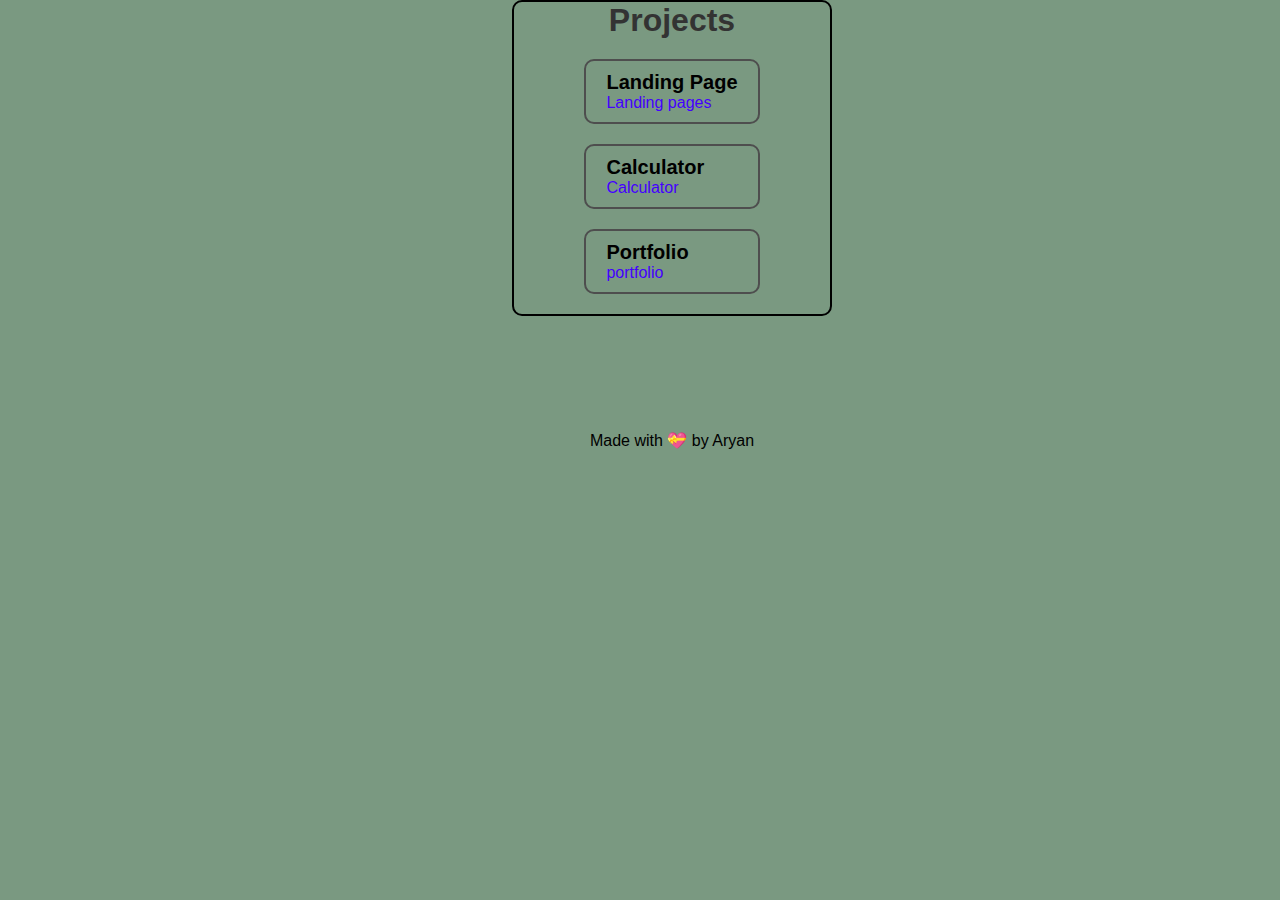
<file: index.html>
<!DOCTYPE html>
<html lang="en">
<head>
    <meta charset="UTF-8">
    <meta name="viewport" content="width=device-width, initial-scale=1.0">
    <title>CodSoft projects</title>
    <link rel="stylesheet" href="style1.css">
</head>
<body>
    <div class="container">
        <h1>Projects</h1>
        <div class="project" >
            <h5>Landing Page</h5>
            <a href="./Landing page/index.html" target="_blank">Landing pages</a>
        </div>
        <div class="project">
            <h5>Calculator</h5>
            <a href="./Calculator/index.html" target="_blank">Calculator</a>
        </div>
        <div class="project" >
            <h5>Portfolio</h5>
            <a href="./portfolio/index.html" target="_blank">portfolio</a>
        </div>
    </div>
    <p>Made with 💝 by 
        <a href="https://github.com/Aryan-22" 
        style="text-decoration: none; color:black;" 
        onMouseOver="this.style.color='#4400ff'"
        onmouseout="this.style.color='black'" target="_blank">Aryan</a>
    </p>
</body>
</html>
</file>
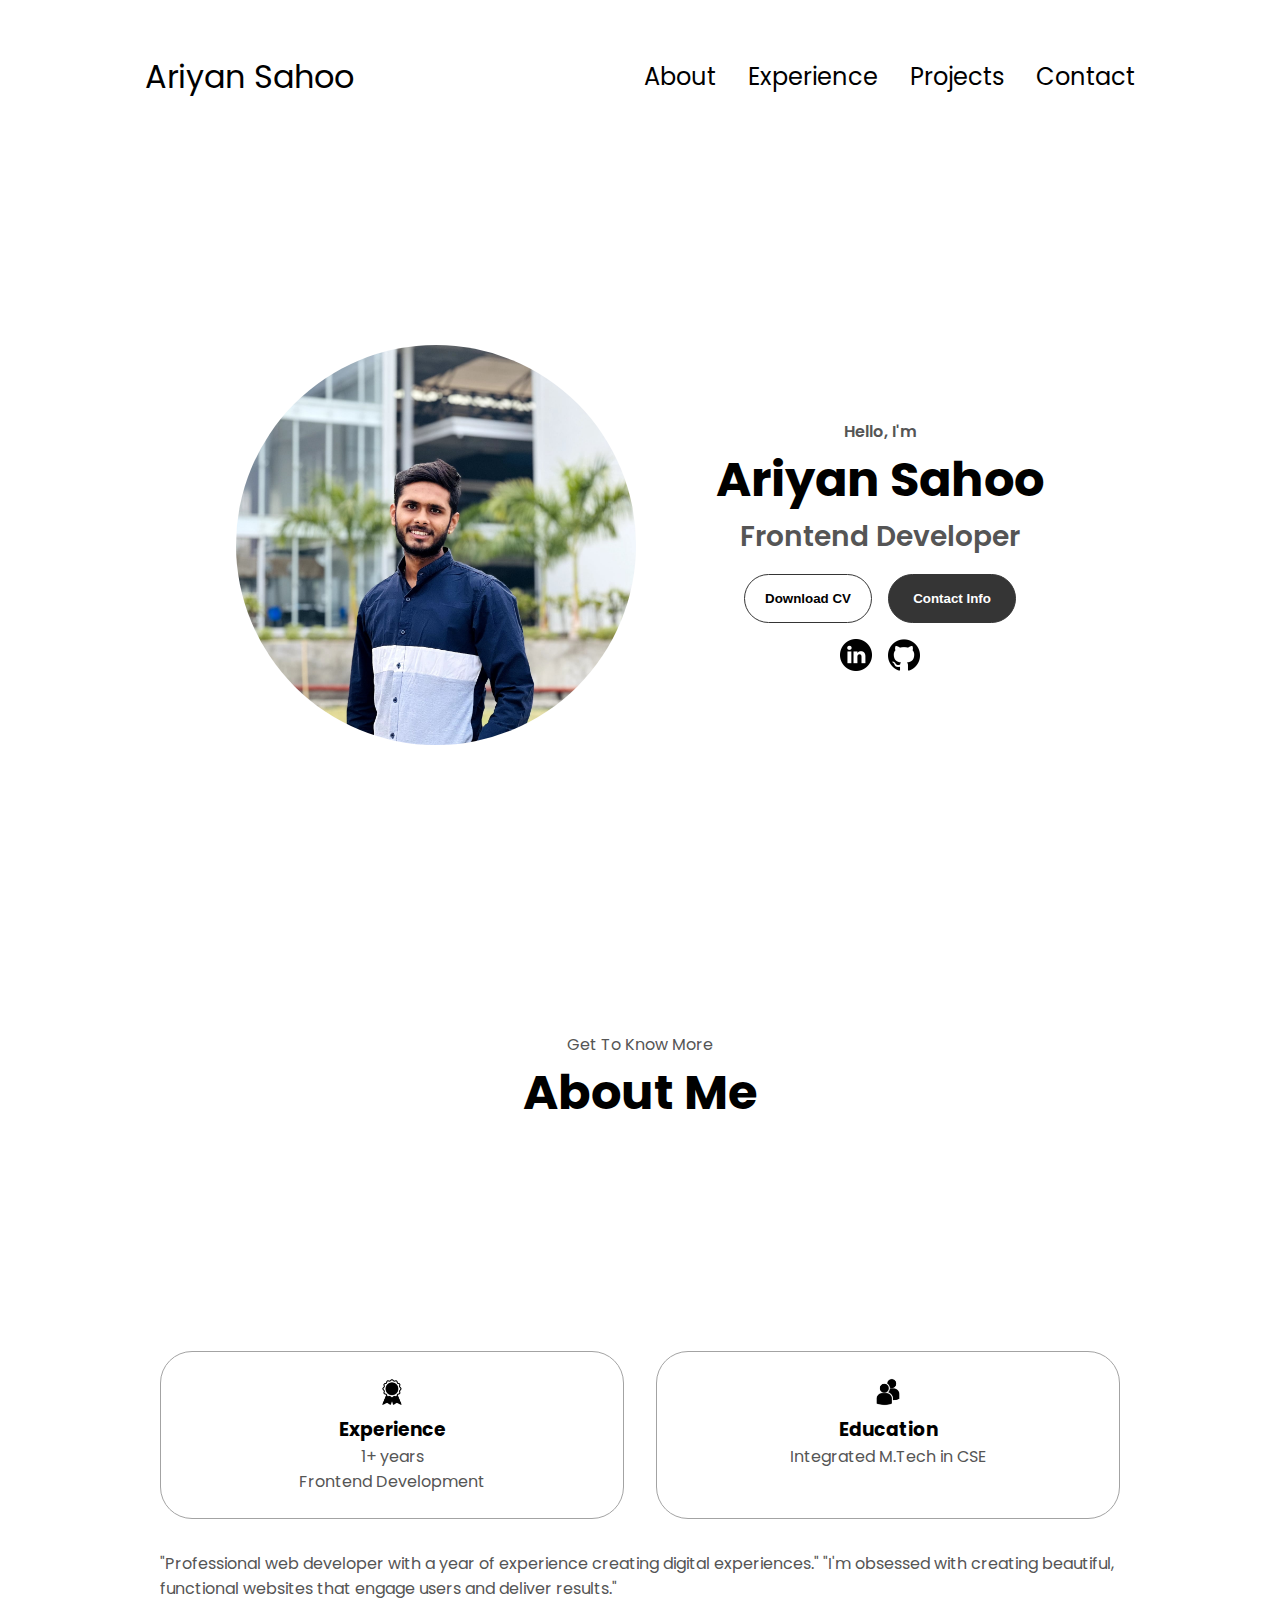
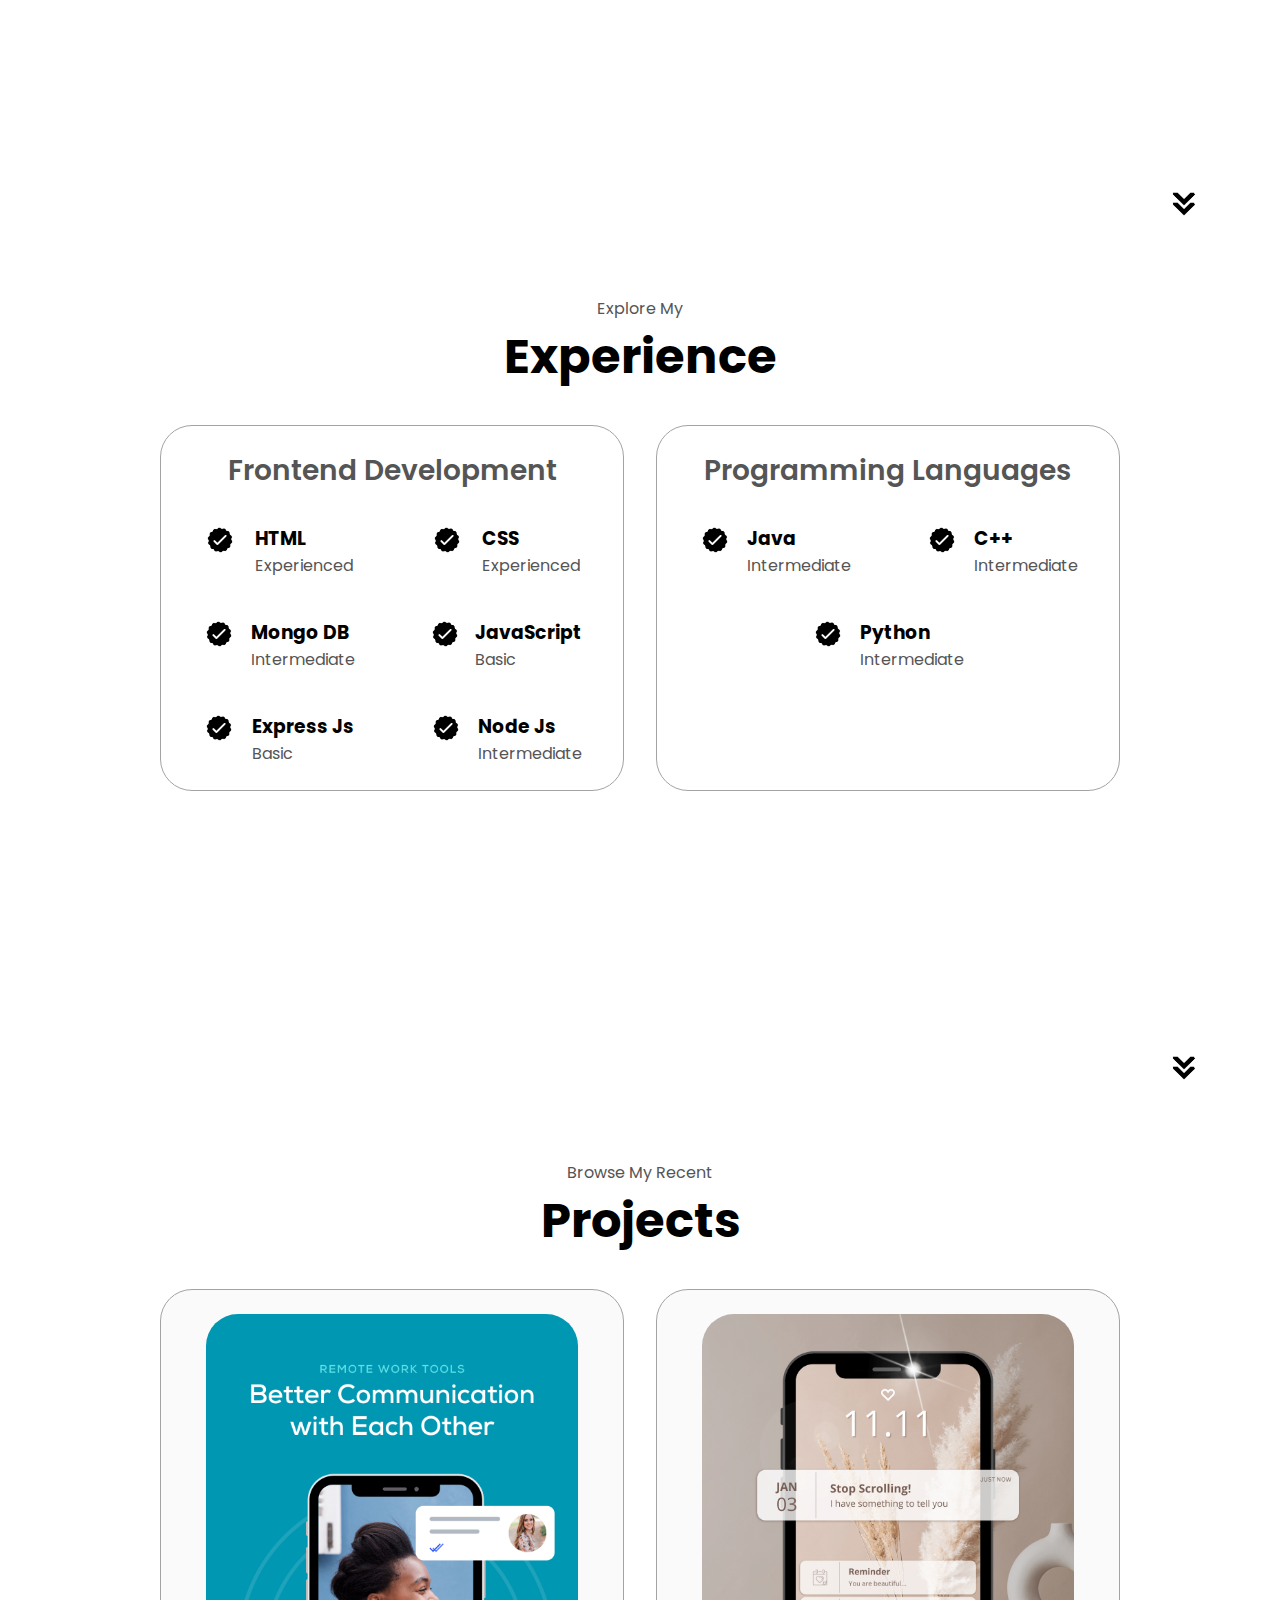
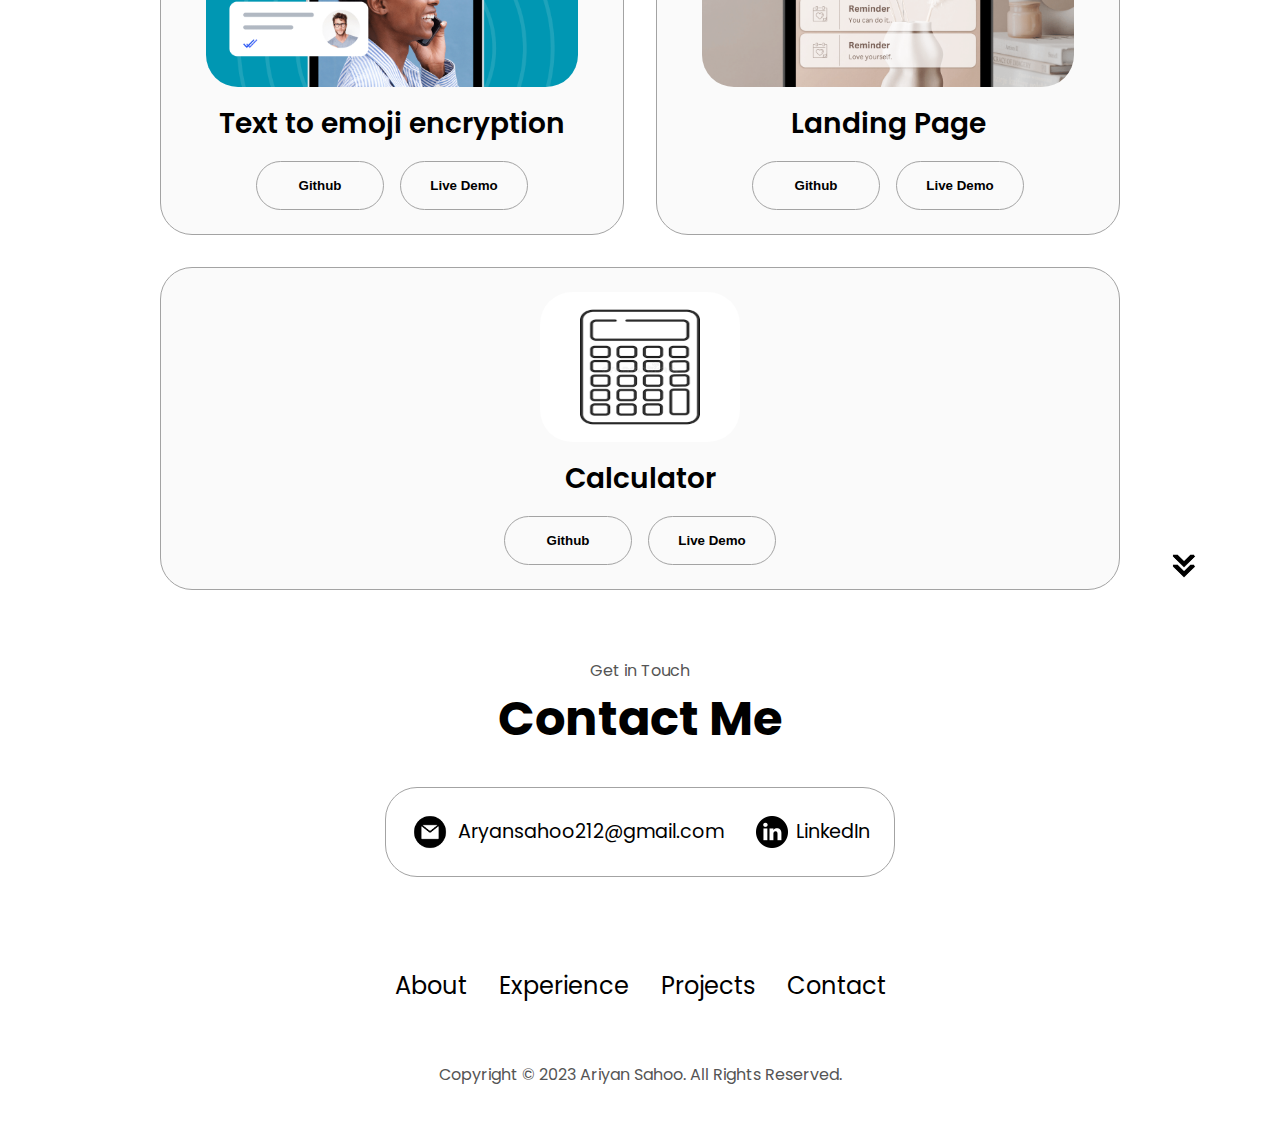
<file: portfolio/index.html>
<!DOCTYPE html>
<html lang="en">
  <head>
    <meta charset="UTF-8" />
    <meta http-equiv="X-UA-Compatible" content="IE=edge" />
    <meta name="viewport" content="width=device-width, initial-scale=1.0" />
    <title>My Portfolio</title>
    <link rel="stylesheet" href="style.css" />
    <link rel="stylesheet" href="mediaqueries.css" />
  </head>
  <body>
    <nav id="desktop-nav">
      <div class="logo">Ariyan Sahoo</div>
      <div>
        <ul class="nav-links">
          <li><a href="#about">About</a></li>
          <li><a href="#experience">Experience</a></li>
          <li><a href="#projects">Projects</a></li>
          <li><a href="#contact">Contact</a></li>
        </ul>
      </div>
    </nav>
    <nav id="hamburger-nav">
      <div class="logo">Ariyan Sahoo</div>
      <div class="hamburger-menu">
        <div class="hamburger-icon" onclick="toggleMenu()">
          <span></span>
          <span></span>
          <span></span>
        </div>
        <div class="menu-links">
          <li><a href="#about" onclick="toggleMenu()">About</a></li>
          <li><a href="#experience" onclick="toggleMenu()">Experience</a></li>
          <li><a href="#projects" onclick="toggleMenu()">Projects</a></li>
          <li><a href="#contact" onclick="toggleMenu()">Contact</a></li>
        </div>
      </div>
    </nav>
    <section id="profile">
      <div class="section__pic-container">
        <img src="profile-pic.jpg" alt="Ariyan Sahoo profile picture" style="border: 0 solid; border-radius:200px 200px"/>
      </div>
      <div class="section__text">
        <p class="section__text__p1">Hello, I'm</p>
        <h1 class="title">Ariyan Sahoo</h1>
        <p class="section__text__p2">Frontend Developer</p>
        <div class="btn-container">
          <button
            class="btn btn-color-2"
          >
            Download CV
          </button>
          <button class="btn btn-color-1" onclick="location.href='./#contact'">
            Contact Info
          </button>
        </div>
        <div id="socials-container">
          <img
            src="linkedin.png"
            alt="My LinkedIn profile"
            class="icon"
            onclick="location.href='https://www.linkedin.com/in/aryan-sahoo212/'"
          />
          <img
            src="github.png"
            alt="My Github profile"
            class="icon"
            onclick="location.href='https://github.com/Aryan-22'"
          />
        </div>
      </div>
    </section>
    <section id="about">
      <p class="section__text__p1">Get To Know More</p>
      <h1 class="title">About Me</h1>
      <div class="section-container">
        <!-- <div class="section__pic-container">
          <img
            src=" about-pic.png"
            alt="Profile picture"
            class="about-pic"
          />
        </div> -->
        <div class="about-details-container">
          <div class="about-containers">
            <div class="details-container">
              <img
                src="experience.png"
                alt="Experience icon"
                class="icon"
              />
              <h3>Experience</h3>
              <p>1+ years <br />Frontend Development</p>
            </div>
            <div class="details-container">
              <img
                src="education.png"
                alt="Education icon"
                class="icon"
              />
              <h3>Education</h3>
              <p>Integrated M.Tech in CSE </p>
            </div>
          </div>
          <div class="text-container">
            <p>
              "Professional web developer with a year of experience creating digital experiences." "I'm obsessed with creating beautiful, functional websites that engage users and deliver results."
            </p>
          </div>
        </div>
      </div>
      <img
        src=" arrow.png"
        alt="Arrow icon"
        class="icon arrow"
        onclick="location.href='./#experience'"
      />
    </section>
    <section id="experience">
      <p class="section__text__p1">Explore My</p>
      <h1 class="title">Experience</h1>
      <div class="experience-details-container">
        <div class="about-containers">
          <div class="details-container">
            <h2 class="experience-sub-title">Frontend Development</h2>
            <div class="article-container">
              <article>
                <img
                  src=" checkmark.png"
                  alt="Experience icon"
                  class="icon"
                />
                <div>
                  <h3>HTML</h3>
                  <p>Experienced</p>
                </div>
              </article>
              <article>
                <img
                  src=" checkmark.png"
                  alt="Experience icon"
                  class="icon"
                />
                <div>
                  <h3>CSS</h3>
                  <p>Experienced</p>
                </div>
              </article>
              <article>
                <img
                  src=" checkmark.png"
                  alt="Experience icon"
                  class="icon"
                />
                <div>
                  <h3>Mongo DB</h3>
                  <p>Intermediate</p>
                </div>
              </article>
              <article>
                <img
                  src=" checkmark.png"
                  alt="Experience icon"
                  class="icon"
                />
                <div>
                  <h3>JavaScript</h3>
                  <p>Basic</p>
                </div>
              </article>
              <article>
                <img
                  src=" checkmark.png"
                  alt="Experience icon"
                  class="icon"
                />
                <div>
                  <h3>Express Js</h3>
                  <p>Basic</p>
                </div>
              </article>
              <article>
                <img
                  src=" checkmark.png"
                  alt="Experience icon"
                  class="icon"
                />
                <div>
                  <h3>Node Js</h3>
                  <p>Intermediate</p>
                </div>
              </article>
            </div>
          </div>
          <div class="details-container">
            <h2 class="experience-sub-title">Programming Languages</h2>
            <div class="article-container">
              <article>
                <img
                  src=" checkmark.png"
                  alt="Experience icon"
                  class="icon"
                />
                <div>
                  <h3>Java</h3>
                  <p>Intermediate</p>
                </div>
              </article>
              <article>
                <img
                  src=" checkmark.png"
                  alt="Experience icon"
                  class="icon"
                />
                <div>
                  <h3>C++</h3>
                  <p>Intermediate</p>
                </div>
              </article>
              <article>
                <img
                  src=" checkmark.png"
                  alt="Experience icon"
                  class="icon"
                />
                <div>
                  <h3>Python </h3>
                  <p>Intermediate</p>
                </div>
              </article>
              <!-- <article>
                <img
                  src=" checkmark.png"
                  alt="Experience icon"
                  class="icon"
                />
                <div>
                  <h3>Git</h3>
                  <p>Intermediate</p>
                </div>
              </article> -->
            </div>
          </div>
        </div>
      </div>
      <img
        src=" arrow.png"
        alt="Arrow icon"
        class="icon arrow"
        onclick="location.href='./#projects'"
      />
    </section>
    <section id="projects">
      <p class="section__text__p1">Browse My Recent</p>
      <h1 class="title">Projects</h1>
      <div class="experience-details-container">
        <div class="about-containers">
          <div class="details-container color-container">
            <div class="article-container">
              <img
                src=" project-1.png"
                alt="Project 1"
                class="project-img"
              />
            </div>
            <h2 class="experience-sub-title project-title">Text to emoji encryption</h2>
            <div class="btn-container">
              <button
                class="btn btn-color-2 project-btn"
                onclick="location.href='https://github.com/Aryan-22/Text-to-emoji_encryption_Decrypttion'"
              >
                Github
              </button>
              <button
                class="btn btn-color-2 project-btn"
                onclick="location.href='https://aryan-22.github.io/Text-to-emoji_encryption_Decrypttion/'"
              >
                Live Demo
              </button>
            </div>
          </div>
          <div class="details-container color-container">
            <div class="article-container">
              <img
                src=" project-2.png"
                alt="Project 2"
                class="project-img"
              />
            </div>
            <h2 class="experience-sub-title project-title">Landing Page</h2>
            <div class="btn-container">
              <button
                class="btn btn-color-2 project-btn"
                onclick="location.href='https://github.com/Aryan-22/CodSoft/tree/main/Landing%20page'"
              >
                Github
              </button>
              <button
                class="btn btn-color-2 project-btn"
                onclick="location.href='https://aryan-22.github.io/CodSoft/Landing%20page/index.html'"
              >
                Live Demo
              </button>
            </div>
          </div>
          <div class="details-container color-container">
            <div class="article-container">
              <img
                src=" project-3.png"
                alt="Project 3"
                class="project-img"
                style="width: 200px; height: 150px;"
              />
            </div>
            <h2 class="experience-sub-title project-title">Calculator</h2>
            <div class="btn-container">
              <button
                class="btn btn-color-2 project-btn"
                onclick="location.href='https://github.com/Aryan-22/CodSoft/tree/main/Calculator'"
              >
                Github
              </button>
              <button
                class="btn btn-color-2 project-btn"
                onclick="location.href='https://aryan-22.github.io/CodSoft/Calculator/index.html'"
              >
                Live Demo
              </button>
            </div>
          </div>
        </div>
      </div>
      <img
        src=" arrow.png"
        alt="Arrow icon"
        class="icon arrow"
        onclick="location.href='./#contact'"
      />
    </section>
    <section id="contact">
      <p class="section__text__p1">Get in Touch</p>
      <h1 class="title">Contact Me</h1>
      <div class="contact-info-upper-container">
        <div class="contact-info-container">
          <img
            src=" email.png"
            alt="Email icon"
            class="icon contact-icon email-icon"
          />
          <p><a href="mailto:aryansahoo212@gmail.com">Aryansahoo212@gmail.com</a></p>
        </div>
        <div class="contact-info-container">
          <img
            src=" linkedin.png"
            alt="LinkedIn icon"
            class="icon contact-icon"
          />
          <p><a href="https://www.linkedin.com/in/aryan-sahoo212/">LinkedIn</a></p>
        </div>
      </div>
    </section>
    <footer>
      <nav>
        <div class="nav-links-container">
          <ul class="nav-links">
            <li><a href="#about">About</a></li>
            <li><a href="#experience">Experience</a></li>
            <li><a href="#projects">Projects</a></li>
            <li><a href="#contact">Contact</a></li>
          </ul>
        </div>
      </nav>
      <p>Copyright &#169; 2023 Ariyan Sahoo. All Rights Reserved.</p>
    </footer>
    <script src="script.js"></script>
  </body>
</html>
</file>
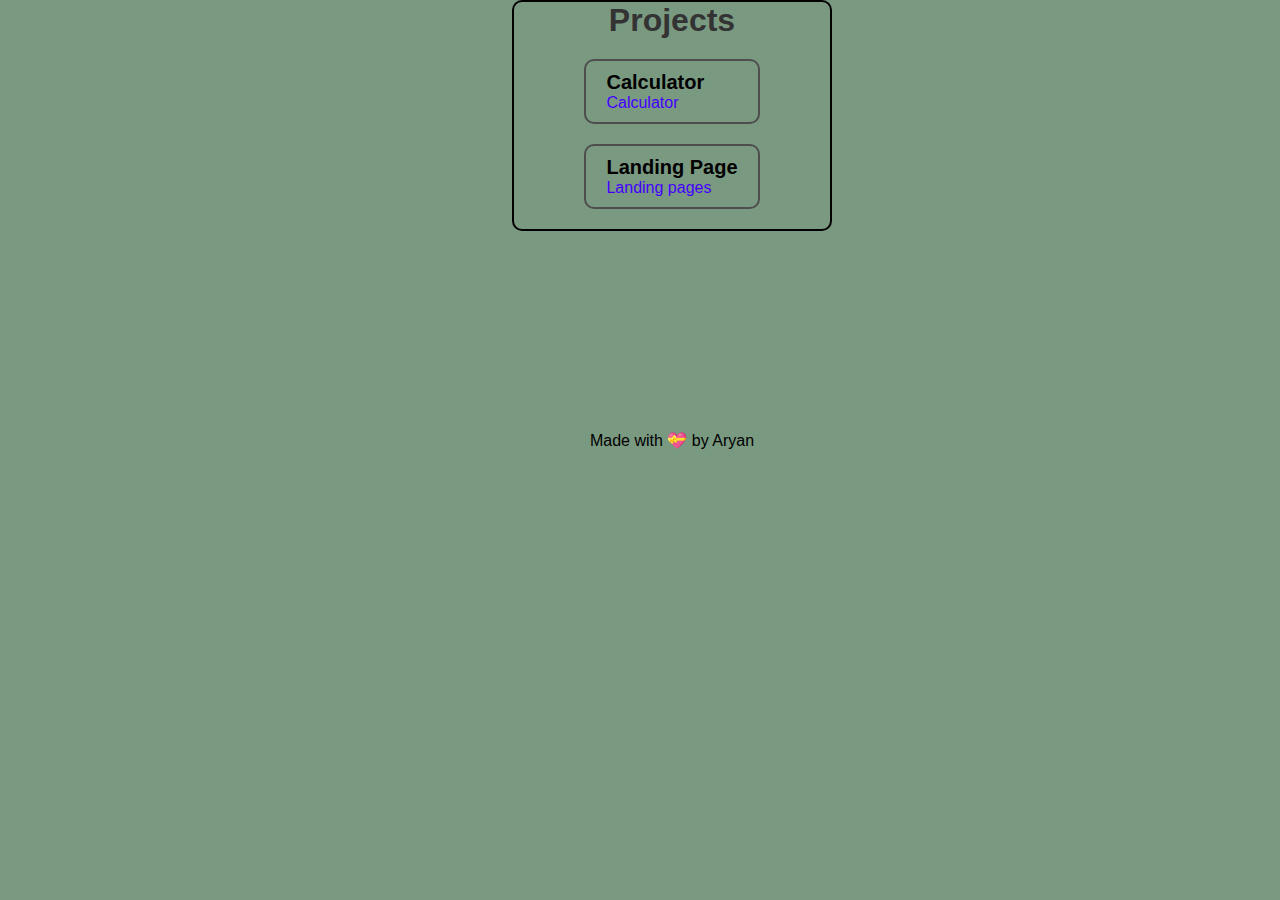
<file: index1.html>
<!DOCTYPE html>
<html lang="en">
<head>
    <meta charset="UTF-8">
    <meta name="viewport" content="width=device-width, initial-scale=1.0">
    <title>CodSoft projects</title>
    <link rel="stylesheet" href="style1.css">
</head>
<body>
    <div class="container">
        <h1>Projects</h1>
        <div class="project">
            <h5>Calculator</h5>
            <a href="/Calculator/index.html" target="_blank">Calculator</a>
        </div>
        <div class="project" >
            <h5>Landing Page</h5>
            <a href="/Landing page/index.html" target="_blank">Landing pages</a>
        </div>
    </div>
    <p>Made with 💝 by 
        <a href="https://github.com/Aryan-22" 
        style="text-decoration: none; color:black;" 
        onMouseOver="this.style.color='#4400ff'"
        onmouseout="this.style.color='black'" target="_blank">Aryan</a>
    </p>
</body>
</html>
</file>
<file: style1.css>
*{
    font-family: 'Poppins', sans-serif;;
    margin: 0;
    padding: 0;
    box-sizing: border-box;
}

body {
    display: flex;
    justify-content: center;
    align-items: center;
    border: 1px solid #000;
    border-radius: 10px;
    border-width:2px;
    width: 25%;
    margin-left: 40%;
    background:#7a9981;   
}

h1 {
    text-align: center;
    color: #333;
}

h5{
    font-size: 20px;
}

.project {
    margin: 20px 0;
    border: 2px solid #4e4e4e;
    border-radius: 10px;
    padding: 10px 20px;;
}

.project a {
    text-decoration: none;
    color: #4400ff;
    /* font-weight: bold; */
}

.project a:hover {
    text-decoration: underline;
}

p{
    position: absolute;
    bottom: 50%;
}
</file>
<file: portfolio/style.css>
/* GENERAL */

@import url("https://fonts.googleapis.com/css2?family=Poppins:wght@300;400;500;600&display=swap");

* {
  margin: 0;
  padding: 0;
}

body {
  font-family: "Poppins", sans-serif;
}

html {
  scroll-behavior: smooth;
}

p {
  color: rgb(85, 85, 85);
}

/* TRANSITION */

a,
.btn {
  transition: all 300ms ease;
}

/* DESKTOP NAV */

nav,
.nav-links {
  display: flex;
}

nav {
  justify-content: space-around;
  align-items: center;
  height: 17vh;
}

.nav-links {
  gap: 2rem;
  list-style: none;
  font-size: 1.5rem;
}

a {
  color: black;
  text-decoration: none;
  text-decoration-color: white;
}

a:hover {
  color: grey;
  text-decoration: underline;
  text-underline-offset: 1rem;
  text-decoration-color: rgb(181, 181, 181);
}

.logo {
  font-size: 2rem;
}

.logo:hover {
  cursor: default;
}

/* HAMBURGER MENU */

#hamburger-nav {
  display: none;
}

.hamburger-menu {
  position: relative;
  display: inline-block;
}

.hamburger-icon {
  display: flex;
  flex-direction: column;
  justify-content: space-between;
  height: 24px;
  width: 30px;
  cursor: pointer;
}

.hamburger-icon span {
  width: 100%;
  height: 2px;
  background-color: black;
  transition: all 0.3 ease-in-out;
}

.menu-links {
  position: absolute;
  top: 100%;
  right: 0;
  background-color: white;
  width: fit-content;
  max-height: 0;
  overflow: hidden;
  transition: all 0.3 ease-in-out;
}

.menu-links a {
  display: block;
  padding: 10px;
  text-align: center;
  font-size: 1.5rem;
  color: black;
  text-decoration: none;
  transition: all 0.3 ease-in-out;
}

.menu-links li {
  list-style: none;
}

.menu-links.open {
  max-height: 300px;
}

.hamburger-icon.open span:first-child {
  transform: rotate(45deg) translate(10px, 5px);
}

.hamburger-icon.open span:nth-child(2) {
  opacity: 0;
}

.hamburger-icon.open span:last-child {
  transform: rotate(-45deg) translate(10px, -5px);
}

.hamburger-icon span:first-child {
  transform: none;
}

.hamburger-icon span:first-child {
  opacity: 1;
}

.hamburger-icon span:first-child {
  transform: none;
}

/* SECTIONS */

section {
  padding-top: 4vh;
  height: 96vh;
  margin: 0 10rem;
  box-sizing: border-box;
  min-height: fit-content;
}

.section-container {
  display: flex;
}

/* PROFILE SECTION */

#profile {
  display: flex;
  justify-content: center;
  gap: 5rem;
  height: 80vh;
}

.section__pic-container {
  display: flex;
  height: 400px;
  width: 400px;
  margin: auto 0;
}

.section__text {
  align-self: center;
  text-align: center;
}

.section__text p {
  font-weight: 600;
}

.section__text__p1 {
  text-align: center;
}

.section__text__p2 {
  font-size: 1.75rem;
  margin-bottom: 1rem;
}

.title {
  font-size: 3rem;
  text-align: center;
}

#socials-container {
  display: flex;
  justify-content: center;
  margin-top: 1rem;
  gap: 1rem;
}

/* ICONS */

.icon {
  cursor: pointer;
  height: 2rem;
}

/* BUTTONS */

.btn-container {
  display: flex;
  justify-content: center;
  gap: 1rem;
}

.btn {
  font-weight: 600;
  transition: all 300ms ease;
  padding: 1rem;
  width: 8rem;
  border-radius: 2rem;
}

.btn-color-1,
.btn-color-2 {
  border: rgb(53, 53, 53) 0.1rem solid;
}

.btn-color-1:hover,
.btn-color-2:hover {
  cursor: pointer;
}

.btn-color-1,
.btn-color-2:hover {
  background: rgb(53, 53, 53);
  color: white;
}

.btn-color-1:hover {
  background: rgb(0, 0, 0);
}

.btn-color-2 {
  background: none;
}

.btn-color-2:hover {
  border: rgb(255, 255, 255) 0.1rem solid;
}

.btn-container {
  gap: 1rem;
}

/* ABOUT SECTION */

#about {
  position: relative;
}

.about-containers {
  gap: 2rem;
  margin-bottom: 2rem;
  margin-top: 2rem;
}

.about-details-container {
  justify-content: center;
  flex-direction: column;
}

.about-containers,
.about-details-container {
  display: flex;
}

.about-pic {
  border-radius: 2rem;
}

.arrow {
  position: absolute;
  right: -5rem;
  bottom: 2.5rem;
}

.details-container {
  padding: 1.5rem;
  flex: 1;
  background: white;
  border-radius: 2rem;
  border: rgb(53, 53, 53) 0.1rem solid;
  border-color: rgb(163, 163, 163);
  text-align: center;
}

.section-container {
  gap: 4rem;
  height: 80%;
}

.section__pic-container {
  height: 400px;
  width: 400px;
  margin: auto 0;
}

/* EXPERIENCE SECTION */

#experience {
  position: relative;
}

.experience-sub-title {
  color: rgb(85, 85, 85);
  font-weight: 600;
  font-size: 1.75rem;
  margin-bottom: 2rem;
}

.experience-details-container {
  display: flex;
  justify-content: center;
  flex-direction: column;
}

.article-container {
  display: flex;
  text-align: initial;
  flex-wrap: wrap;
  flex-direction: row;
  gap: 2.5rem;
  justify-content: space-around;
}

article {
  display: flex;
  width: 10rem;
  justify-content: space-around;
  gap: 0.5rem;
}

article .icon {
  cursor: default;
}

/* PROJECTS SECTION */

#projects {
  position: relative;
}

.color-container {
  border-color: rgb(163, 163, 163);
  background: rgb(250, 250, 250);
}

.project-img {
  border-radius: 2rem;
  width: 90%;
  height: 90%;
}

.project-title {
  margin: 1rem;
  color: black;
}

.project-btn {
  color: black;
  border-color: rgb(163, 163, 163);
}

/* CONTACT */

#contact {
  display: flex;
  justify-content: center;
  flex-direction: column;
  height: 70vh;
}

.contact-info-upper-container {
  display: flex;
  justify-content: center;
  border-radius: 2rem;
  border: rgb(53, 53, 53) 0.1rem solid;
  border-color: rgb(163, 163, 163);
  background: (250, 250, 250);
  margin: 2rem auto;
  padding: 0.5rem;
}

.contact-info-container {
  display: flex;
  align-items: center;
  justify-content: center;
  gap: 0.5rem;
  margin: 1rem;
}

.contact-info-container p {
  font-size: larger;
}

.contact-icon {
  cursor: default;
}

.email-icon {
  height: 2.5rem;
}

/* FOOTER SECTION */

footer {
  height: 26vh;
  margin: 0 1rem;
}

footer p {
  text-align: center;
}
</file>
<file: portfolio/mediaqueries.css>
@media screen and (max-width: 1400px) {
  #profile {
    height: 83vh;
    margin-bottom: 6rem;
  }
  .about-containers {
    flex-wrap: wrap;
  }
  #contact,
  #projects {
    height: fit-content;
  }
}

@media screen and (max-width: 1200px) {
  #desktop-nav {
    display: none;
  }
  #hamburger-nav {
    display: flex;
  }
  #experience,
  .experience-details-container {
    margin-top: 2rem;
  }
  #profile,
  .section-container {
    display: block;
  }
  .arrow {
    display: none;
  }
  section,
  .section-container {
    height: fit-content;
  }
  section {
    margin: 0 5%;
  }
  .section__pic-container {
    width: 275px;
    height: 275px;
    margin: 0 auto 2rem;
  }
  .about-containers {
    margin-top: 0;
  }
}

@media screen and (max-width: 600px) {
  #contact,
  footer {
    height: 40vh;
  }
  #profile {
    height: 83vh;
    margin-bottom: 0;
  }
  article {
    font-size: 1rem;
  }
  footer nav {
    height: fit-content;
    margin-bottom: 2rem;
  }
  .about-containers,
  .contact-info-upper-container,
  .btn-container {
    flex-wrap: wrap;
  }
  .contact-info-container {
    margin: 0;
  }
  .contact-info-container p,
  .nav-links li a {
    font-size: 1rem;
  }
  .experience-sub-title {
    font-size: 1.25rem;
  }
  .logo {
    font-size: 1.5rem;
  }
  .nav-links {
    flex-direction: column;
    gap: 0.5rem;
    text-align: center;
  }
  .section__pic-container {
    width: auto;
    height: 46vw;
    justify-content: center;
  }
  .section__text__p2 {
    font-size: 1.25rem;
  }
  .title {
    font-size: 2rem;
  }
  .text-container {
    text-align: justify;
  }
}
</file>
